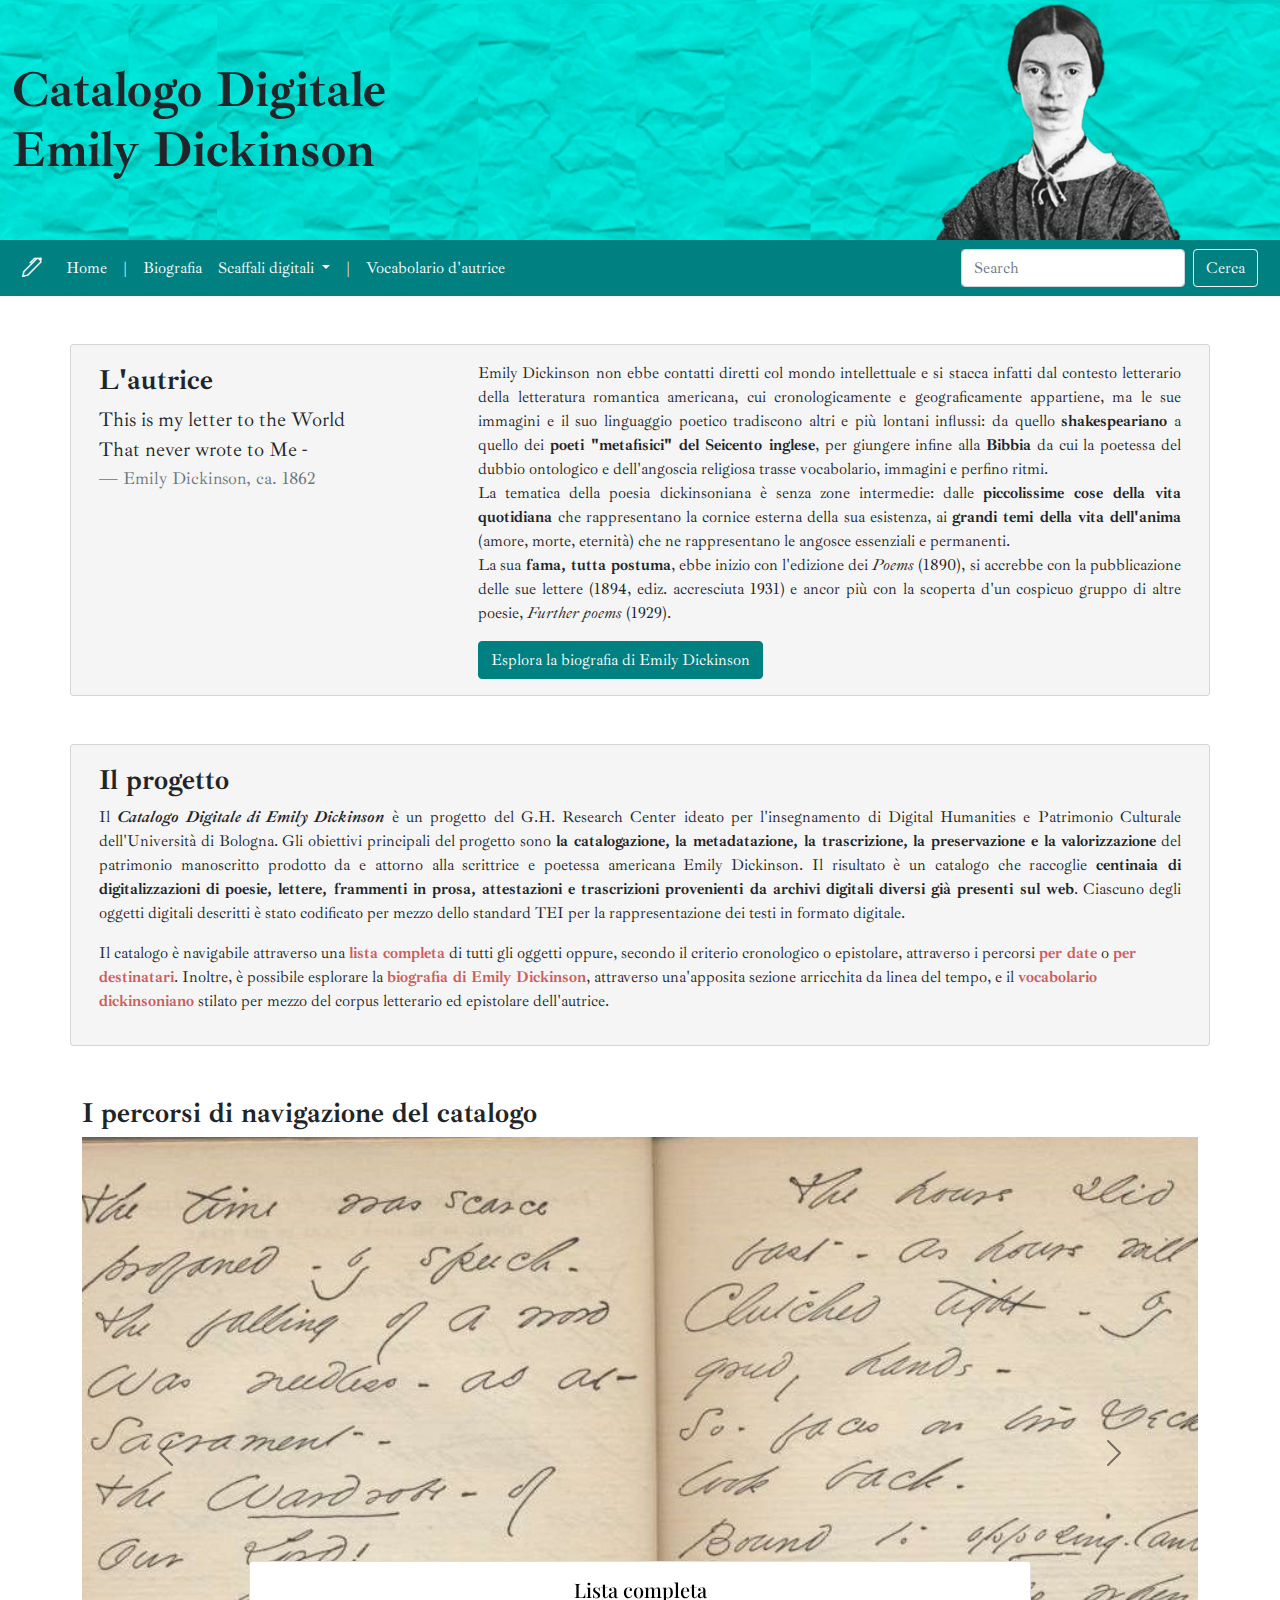
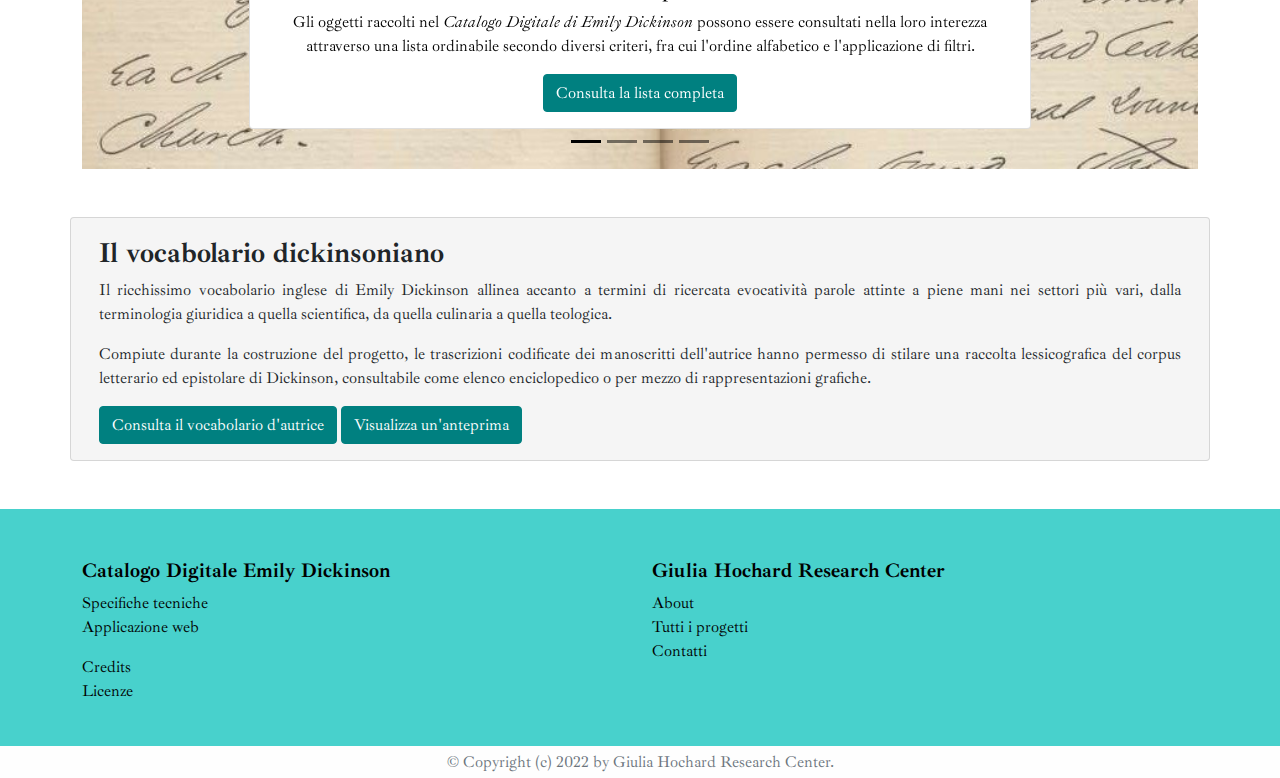
<file: index.html>
<!DOCTYPE html>
<html>
<head>
	<meta charset="utf-8">
	<meta name="viewport" content="width=device-width, initial-scale=1, shrink-to-fit=no">
	<title>Catalogo Digitale Emily Dickinson</title>
	<meta name="DC.Title" content="Catalogo Digitale Emily Dickinson">
	<meta name="DC.Creator.PersonalName" content="Hochard, Giulia">
	<meta name="DC.Creator.PersonalName.Address" content="giulia.hochard@studio.unibo.it">
	<meta name="DC.Subject" content="catalogo digitale">
	<meta name="DC.Subject" content="XML/TEI">
	<meta name="DC.Subject" content="poesia americana del Novecento">
	<meta name="DC.Subject" content="poetessa americana del Novecento">
	<meta name="DC.Description" content="Catalogo digitale delle opere manoscritte e delle attestazioni della scrittrice e poetessa americana Emily Dickinson">
	<meta name="DC.Publisher" content="Università di Bologna">
	<meta name="DC.Date" scheme="ISO8601" content="2022-07-27">
	<meta name="DC.Type" content="Sito web">
	<meta name="DC.Format" content="HTML/CSS">
	<meta name="DC.Identifier" content="https://giuliahochard.github.io/progetto_dhch/">
	<meta name="DC.Language" content="it">
	<link rel="shortcut icon" href="img/favicon.ico"/>
	<link rel="stylesheet" type="text/css" href="bootstrap/css/bootstrap.min.css"/>
	<link rel="stylesheet" type="text/css" href="style/style.css"/>
	<link rel="stylesheet" href="https://cdn.jsdelivr.net/npm/bootstrap-icons@1.8.3/font/bootstrap-icons.css"/>
</head>

<!--BODY-->
<body>
	<!--HEADER UNO CON BANNER-->
	<header>
		<div class="container-fluid banner">
			<h1><br><strong>Catalogo Digitale<br/>Emily Dickinson</strong></h1>
		</div>
	</header>
	<header class="sticky-top">
		<!--HEADER DUE CON NAVBAR-->
		<nav class="navbar sticky-top navbar-expand-lg navbar-light bg-light pt-2 pb-2">
			<div class="container-fluid">
		    	<a class="navbar-brand" href="#">
		    		<i class="bi bi-pen"></i>
		    	</a>
			    <div class="collapse navbar-collapse" id="navbarSupportedContent">
			    	<ul class="navbar-nav me-auto mb-2 mb-lg-0">
			        	<li class="nav-item">
			          		<a class="nav-link active" aria-current="page" href="index.html">Home</a>
			        	</li>
			        	<li class="nav-item">
							<a class="nav-link" href="#">|</a>
						</li>
			        	<li class="nav-item">
			          		<a class="nav-link active" href="#">Biografia</a>
			        	</li>
			        	<li class="nav-item dropdown">
			          		<a class="nav-link dropdown-toggle active" href="#" id="navbarDropdown" role="button" data-bs-toggle="dropdown" aria-expanded="false">
			          			Scaffali digitali
			          		</a>
			          		<ul class="dropdown-menu" aria-labelledby="navbarDropdown">
			          			<li><a class="dropdown-item" href="paginehtml/listacompleta.html" title="Vai alla lista completa degli items del catalogo">Lista completa</a></li>
			          			<li><hr class="dropdown-divider"></li>
			            		<li><a class="dropdown-item" href="paginehtml/date.html" title="Vai agli scaffali organizzati per data">Date</a></li>
			            		<li><a class="dropdown-item" href="paginehtml/destinatari.html" title="Vai agli scaffali organizzati per destinatario">Destinatari</a></li>
			            		<li><a class="dropdown-item" href="#attest-trascr">Attestazioni e trascrizioni</a></li>
			          		</ul>
			        	</li>
			        	<li class="nav-item">
							<a class="nav-link" href="#">|</a>
						</li>
			        	<li class="nav-item">
			        		<a class="nav-link active" href="#vocabolario">Vocabolario d'autrice</a>
			        	</li>
			      	</ul>
			      	<form class="d-flex">
			        	<input class="form-control me-2" type="search" placeholder="Search" aria-label="Search">
			        	<button class="btn btn-outline-light" type="submit">Cerca</button>
			      	</form>
			    </div>
		  	</div>
		</nav>
	</header>
	<!--CORPO-->
	<main>
		<!--INTRODUZIONE AUTRICE E PROGETTO-->
		<section class="container-fluid introduzione pt-5">
			<div class="container">
				<div class="row">
					<div class="card index">
						<div class="row">
							<div class="col-md-4">
								<div class="card-body">
									<h3><strong>L'autrice</strong></h3>
									<blockquote class="blockquote mb-0">
										<p>This is my letter to the World<br/>That never wrote to Me -</p>
										<p class="blockquote-footer">Emily Dickinson, ca. 1862</p>
									</blockquote>
								</div>
							</div>
							<div class="col-md-8">
								<div class="card-body">
									<p class="card-text" align="justify">Emily Dickinson non ebbe contatti diretti col mondo intellettuale e si stacca infatti dal contesto letterario della letteratura romantica americana, cui cronologicamente e geograficamente appartiene, ma le sue immagini e il suo linguaggio poetico tradiscono altri e più lontani influssi: da quello <strong>shakespeariano</strong> a quello dei <strong>poeti "metafisici" del Seicento inglese</strong>, per giungere infine alla <strong>Bibbia</strong> da cui la poetessa del dubbio ontologico e dell'angoscia religiosa trasse vocabolario, immagini e perfino ritmi.<br>La tematica della poesia dickinsoniana è senza zone intermedie: dalle <strong>piccolissime cose della vita quotidiana</strong> che rappresentano la cornice esterna della sua esistenza, ai <strong>grandi temi della vita dell'anima</strong> (amore, morte, eternità) che ne rappresentano le angosce essenziali e permanenti.<br>La sua <strong>fama, tutta postuma</strong>, ebbe inizio con l'edizione dei <em>Poems</em> (1890), si accrebbe con la pubblicazione delle sue lettere (1894, ediz. accresciuta 1931) e ancor più con la scoperta d'un cospicuo gruppo di altre poesie, <em>Further poems</em> (1929).</p>
									<button type="button" class="btn btn-primary">Esplora la biografia di Emily Dickinson</button>
								</div>
							</div>
						</div>
					</div>
				</div>
				<div class="row pt-5">
					<div class="card index">
						<div class="card-body">
							<h3 class="card-title"><strong>Il progetto</strong></h3>
							<p class="card-text" align="justify">Il <em><strong>Catalogo Digitale di Emily Dickinson</strong></em> è un progetto del G.H. Research Center ideato per l'insegnamento di Digital Humanities e Patrimonio Culturale dell'Università di Bologna. Gli obiettivi principali del progetto sono <strong>la catalogazione, la metadatazione, la trascrizione, la preservazione e la valorizzazione</strong> del patrimonio manoscritto prodotto da e attorno alla scrittrice e poetessa americana Emily Dickinson. Il risultato è un catalogo che raccoglie <strong>centinaia di digitalizzazioni di poesie, lettere, frammenti in prosa, attestazioni e trascrizioni provenienti da archivi digitali diversi già presenti sul web</strong>. Ciascuno degli oggetti digitali descritti è stato codificato per mezzo dello standard TEI per la rappresentazione dei testi in formato digitale.</p>
							<p>Il catalogo è navigabile attraverso una <a href="paginehtml/listacompleta.html" class="link" title="Vai alla lista completa degli items del catalogo"><strong>lista completa</strong></a> di tutti gli oggetti oppure, secondo il criterio cronologico o epistolare, attraverso i percorsi <a href="paginehtml/date.html" class="link" title="Vai agli scaffali organizzati per data"><strong>per date</strong></a> o <a href="paginehtml/destinatari.html" class="link" title="Vai agli scaffali organizzati per destinatario"><strong>per destinatari</strong></a>. Inoltre, è possibile esplorare la <a href="#" class="link"><strong>biografia di Emily Dickinson</strong></a>, attraverso una'apposita sezione arricchita da linea del tempo, e il <a href="#vocabolario" class="link"><strong>vocabolario dickinsoniano</strong></a> stilato per mezzo del corpus letterario ed epistolare dell'autrice.</p>
						</div>
					</div>
				</div>
			</div>
		</section>
		<!--PERCORSI CON CAROUSEL-->
		<section class="container-fluid percorsi pt-5 pb-5">
			<div class="container">
				<h3 class="text-dark"><strong>I percorsi di navigazione del catalogo</strong></h3>
				<div id="carouselExampleDark" class="carousel carousel-dark slide" data-bs-ride="carousel">
					<div class="carousel-indicators">
						<button type="button" data-bs-target="#carouselExampleDark" data-bs-slide-to="0" class="active" aria-current="true" aria-label="Slide 1"></button>
						<button type="button" data-bs-target="#carouselExampleDark" data-bs-slide-to="1" aria-label="Slide 2"></button>
						<button type="button" data-bs-target="#carouselExampleDark" data-bs-slide-to="2" aria-label="Slide 3"></button>
						<button type="button" data-bs-target="#carouselExampleDark" data-bs-slide-to="3" aria-label="Slide 4"></button>
					</div>
					<div class="carousel-inner">
						<div class="carousel-item active" data-bs-interval="5000">
							<img src="img/poem1.jpg" class="d-block w-100" alt="Immagine di una poesia manoscritta di Emily Dickinson">
							<div class="carousel-caption d-none d-md-block">
								<div class="card">
									<div class="card-body">
										<h5>Lista completa</h5>
										<p>Gli oggetti raccolti nel <em>Catalogo Digitale di Emily Dickinson</em> possono essere consultati nella loro interezza attraverso una lista ordinabile secondo diversi criteri, fra cui l'ordine alfabetico e l'applicazione di filtri.</p>
										<a href="paginehtml/listacompleta.html" class="btn btn-primary" title="Vai alla lista completa degli items del catalogo">Consulta la lista completa</a>
									</div>
								</div>
							</div>
						</div>
						<div class="carousel-item" data-bs-interval="5000">
							<img src="img/homestead.jpg" class="d-block w-100" alt="Immagine dell'Homestead, casa della famiglia Dickinson">
							<div class="carousel-caption d-none d-md-block">
								<div class="card">
									<div class="card-body">
										<h5>Scaffali organizzati per data</h5>
										<p>Il catalogo è esplorabile secondo un criterio cronologico nello scaffale digitale organizzato per date: qui gli items sono ordinati a seconda della loro data - certa o presunta - di produzione.</p>
										<a href="paginehtml/date.html" class="btn btn-primary" title="Vai agli scaffali organizzati per data">Esplora gli scaffali organizzati per data</a>
									</div>
								</div>
							</div>
						</div>
						<div class="carousel-item" data-bs-interval="5000">
							<img src="img/people.jpg" class="d-block w-100" alt="Da sinistra a destra, immagini di Austin Dickinson, Susan Gilbert e Thomas Wentworth Higginson">
							<div class="carousel-caption d-none d-md-block">
								<div class="card">
									<div class="card-body">
										<h5>Scaffali organizzati per destinatario</h5>
										<p>Il catalogo è esplorabile secondo un criterio epistolare nello scaffale digitale organizzato per destinatari: qui gli items sono raggruppati a seconda del destinatario a cui Dickinson li aveva intestati.</p>
										<a href="paginehtml/destinatari.html" class="btn btn-primary" title="Vai agli scaffali organizzati per destinatario">Esplora gli scaffali organizzati per destinatario</a>
									</div>
								</div>
							</div>
						</div>
						<div class="carousel-item" data-bs-interval="5000">
							<img src="img/poem4.jpg" class="d-block w-100" alt="Immagine della trascrizione di una poesia di Emily Dickinson">
							<div class="carousel-caption d-none d-md-block">
								<div class="card">
									<div class="card-body">
										<h5>Attestazioni e trascrizioni</h5>
										<p>Nell'ultimo scaffale digitale sono raggruppate tutte le attestazioni degli scritti di Emily Dickinson e le trascrizioni dei suoi lavori per mano di altri.</p>
										<button type="button" class="btn btn-primary" id="attest-trascr">Esplora la sezione delle attestazioni e trascrizioni</button>
									</div>
								</div>
							</div>
						</div>
					</div>
					<button class="carousel-control-prev" type="button" data-bs-target="#carouselExampleDark" data-bs-slide="prev">
						<span class="carousel-control-prev-icon" aria-hidden="true"></span>
						<span class="visually-hidden">Previous</span>
					</button>
					<button class="carousel-control-next" type="button" data-bs-target="#carouselExampleDark" data-bs-slide="next">
						<span class="carousel-control-next-icon" aria-hidden="true"></span>
						<span class="visually-hidden">Next</span>
					</button>
				</div>
				<!--FINE CAROUSEL-->
			</div>
		</section>
		<!--VOCABOLARIO-->
		<section class="container-fluid pb-5">
			<div class="container">
				<div class="row">
					<div class="card index">
						<div class="card-body">
							<h3><strong>Il vocabolario dickinsoniano</strong></h3>
							<p align="justify">Il ricchissimo vocabolario inglese di Emily Dickinson allinea accanto a termini di ricercata evocatività parole attinte a piene mani nei settori più vari, dalla terminologia giuridica a quella scientifica, da quella culinaria a quella teologica.</p>
							<p align="justify">Compiute durante la costruzione del progetto, le trascrizioni codificate dei manoscritti dell'autrice hanno permesso di stilare una raccolta lessicografica del corpus letterario ed epistolare di Dickinson, consultabile come elenco enciclopedico o per mezzo di rappresentazioni grafiche.</p>
							<a href="#vocabolario" id="vocabolario" class="btn btn-primary">Consulta il vocabolario d'autrice</a>
							<button type="button" class="btn btn-primary" type="button" title="Apre anteprima in Modal" data-bs-toggle="modal" data-bs-target="#exampleModal">Visualizza un'anteprima</button>
							<div class="modal fade" tabindex="-1" id="exampleModal" aria-labelledby="exampleModalLabel" aria-hidden="true">
								<div class="modal-dialog modal-dialog-scrollable">
									<div class="modal-content">
										<div class="modal-header">
											<h5 class="modal-title" id="exampleModalLabel">Strumento di visualizzazione grafica della frequenza lessicale in un corpus di testi</h5>
											<button type="button" class="btn-close text-reset" data-bs-dismiss="modal" aria-label="Close"></button>
										</div>
										<div class="modal-body">
											<p>Nel vocabolario dickinsoniano sono visualizzabili strumenti di rappresentazione grafica come il seguente.</p>
											<p><iframe style='width: 450px; height: 300px;' src='https://voyant-tools.org/tool/Cirrus/?visible=500&corpus=7f5c9453356b207da82caa83656aa32d'></iframe></p>
											<p class="text-muted">Ottenuto con <a href="https://voyant-tools.org/" target="_blank" title="Apre in finestra nuova">Voyant Tools</a>.</p>
										</div>
										<div class="modal-footer">
											<button type="button" class="btn btn-primary" data-bs-dismiss="modal">Chiudi</button>
										</div>
									</div>
								</div>
							</div>
						</div>
					</div>
				</div>
			</div>
		</section>
	</main>
	<!--FOOTER-->
	<footer>
		<section class="container-fluid footer pt-5 pb-3">
			<div class="container">
				<div class="row">
					<div class="col-md-6">
						<h5><strong>Catalogo Digitale Emily Dickinson</strong></h5>
						<ul class="list-unstyled">
							<li><a href="#" class="footer-link">Specifiche tecniche</a></li>
							<li><a href="#" class="footer-link">Applicazione web</a></li>
						</ul>
						<ul class="list-unstyled">
							<li><a href="paginehtml/credits1.html" class="footer-link" target="_blank" title="Vai ai credits del sito">Credits</a></li>
							<li><a href="paginehtml/licenze.html" class="footer-link" target="_blank" title="Vai alle licenze del sito">Licenze</a></li>
						</ul>
					</div>
					<div class="col-md-6">
						<div class="row">
							<div class="col-md-7">
								<h5><strong>Giulia Hochard Research Center</strong></h5>
								<ul class="list-unstyled">
									<li><a href="https://github.com/GiuliaHochard" class="footer-link" target="_blank" title="Apre finestra nuova">About</a></li>
									<li><a href="https://github.com/GiuliaHochard?tab=repositories" class="footer-link" target="_blank" title="Apre finestra nuova">Tutti i progetti</a></li>
									<li><a href="paginehtml/contatti.html" class="footer-link" target="_blank" title="Vai alle licenze del sito">Contatti</a></li>
								</ul>
							</div>
							<div class="col-md-5">
								<p><iframe src="https://www.google.com/maps/embed?pb=!1m18!1m12!1m3!1d2947.4226081138454!2d-72.51662058538813!3d42.37614294207991!2m3!1f0!2f0!3f0!3m2!1i1024!2i768!4f13.1!3m3!1m2!1s0x89e6cdf152a2d605%3A0xb0459b32ae198cb7!2sEmily%20Dickinson%20Museum!5e0!3m2!1sen!2sit!4v1653232723181!5m2!1sen!2sit" style="border:0;" allowfullscreen="" loading="lazy" referrerpolicy="no-referrer-when-downgrade"></iframe></p>
							</div>
						</div>
					</div>
				</div>
			</div>
		</section>
		<div class="container-fluid background-gray">
			<p class="mb-0 pb-1 pt-1 text-center text-muted">© Copyright (c) 2022 by Giulia Hochard Research Center.</p>
		</div>
	</footer>
	<script src="bootstrap/js/bootstrap.bundle.min.js"></script>
</body>
</html>
</file>
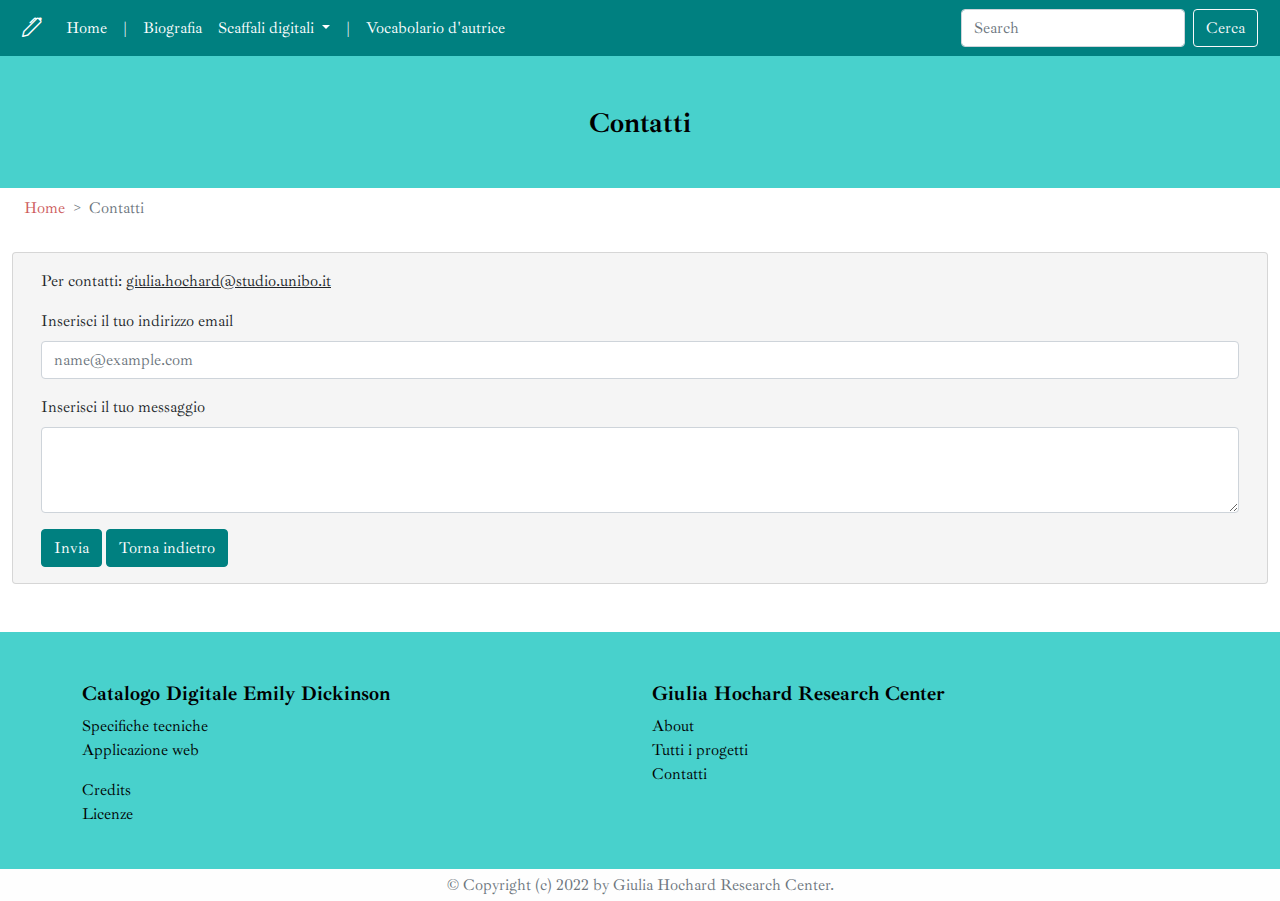
<file: paginehtml/contatti.html>
<!DOCTYPE html>
<html>
<head>
	<meta charset="utf-8">
	<meta name="viewport" content="width=device-width, initial-scale=1, shrink-to-fit=no">
	<title>Catalogo Digitale Emily Dickinson</title>
	<meta name="DC.Title" content="Catalogo Digitale Emily Dickinson">
	<meta name="DC.Creator.PersonalName" content="Hochard, Giulia">
	<meta name="DC.Creator.PersonalName.Address" content="giulia.hochard@studio.unibo.it">
	<meta name="DC.Subject" content="catalogo digitale">
	<meta name="DC.Subject" content="XML/TEI">
	<meta name="DC.Subject" content="poesia americana del Novecento">
	<meta name="DC.Subject" content="poetesse americane del Novecento">
	<meta name="DC.Description" content="Catalogo digitale delle opere manoscritte e delle attestazioni della scrittrice e poetessa americana Emily Dickinson">
	<meta name="DC.Publisher" content="Università di Bologna">
	<meta name="DC.Date" scheme="ISO8601" content="2022-07-27">
	<meta name="DC.Type" content="Sito web">
	<meta name="DC.Format" content="HTML/CSS">
	<meta name="DC.Identifier" content="https://giuliahochard.github.io/progetto_dhch/">
	<meta name="DC.Language" content="it">
	<link rel="shortcut icon" href="../img/favicon.ico"/>
	<link rel="stylesheet" type="text/css" href="../bootstrap/css/bootstrap.min.css">
	<link rel="stylesheet" type="text/css" href="../style/style.css">
	<link rel="stylesheet" href="https://cdn.jsdelivr.net/npm/bootstrap-icons@1.8.3/font/bootstrap-icons.css"/>
</head>
<body>
<!--HEADER-->
	<header class="sticky-top">
		<!--BOOTSTRAP NAVBAR-->
		<nav class="navbar sticky-top navbar-expand-lg navbar-light bg-light pt-2 pb-2">
			<div class="container-fluid">
		    	<a class="navbar-brand" href="#">
		    		<i class="bi bi-pen"></i>
		    	</a>
			    <div class="collapse navbar-collapse" id="navbarSupportedContent">
			    	<ul class="navbar-nav me-auto mb-2 mb-lg-0">
			        	<li class="nav-item">
			          		<a class="nav-link active" aria-current="page" href="../index.html" title="Torna a Home">Home</a>
			        	</li>
			        	<li class="nav-item">
							<a class="nav-link" href="#">|</a>
						</li>
			        	<li class="nav-item">
			          		<a class="nav-link active" href="#">Biografia</a>
			        	</li>
			        	<li class="nav-item dropdown">
			          		<a class="nav-link dropdown-toggle active" href="#" id="navbarDropdown" role="button" data-bs-toggle="dropdown" aria-expanded="false">
			          			Scaffali digitali
			          		</a>
			          		<ul class="dropdown-menu" aria-labelledby="navbarDropdown">
			          			<li><a class="dropdown-item" href="listacompleta.html" title="Vai alla lista completa degli items del catalogo">Lista completa</a></li>
			          			<li><hr class="dropdown-divider"></li>
			            		<li><a class="dropdown-item" href="date.html">Date</a></li>
			            		<li><a class="dropdown-item" href="destinatari.html">Destinatari</a></li>
			            		<li><a class="dropdown-item" href="#attest-trascr">Attestazioni e trascrizioni</a></li>
			          		</ul>
			        	</li>
			        	<li class="nav-item">
							<a class="nav-link" href="#">|</a>
						</li>
			        	<li class="nav-item">
			        		<a class="nav-link active" href="#">Vocabolario d'autrice</a>
			        	</li>
			      	</ul>
			      	<form class="d-flex">
			        	<input class="form-control me-2" type="search" placeholder="Search" aria-label="Search">
			        	<button class="btn btn-outline-light" type="submit">Cerca</button>
			      	</form>
			    </div>
		  	</div>
		</nav>
	</header>
	<!--CORPO-->
	<main>
		<div class="container-fluid title">
			<h3 class="text-center pt-5 pb-5"><strong>Contatti</strong></h3>
		</div>
		<div class="container-fluid pb-5">
			<div class="container-fluid">
				<div class="row">
					<nav style="--bs-breadcrumb-divider: '>';" aria-label="breadcrumb">
						<ol class="breadcrumb">
							<li class="breadcrumb-item"><a href="../index.html" class="link" title="Torna a Home">Home</a></li>
							<li class="breadcrumb-item active" aria-current="page">Contatti</li>
						</ol>
					</nav>
				</div>
				<div class="row pt-3">
					<div class="card index">
						<div class="card-body">
							<p class="card-text" align="justify">Per contatti: <u>giulia.hochard@studio.unibo.it</u></p>
							<p>
								<div class="mb-3">
									<label for="exampleFormControlInput1" class="form-label">Inserisci il tuo indirizzo email</label>
									<input type="email" class="form-control" id="exampleFormControlInput1" placeholder="name@example.com">
								</div>
								<div class="mb-3">
									<label for="exampleFormControlTextarea1" class="form-label">Inserisci il tuo messaggio</label>
									<textarea class="form-control" id="exampleFormControlTextarea1" rows="3"></textarea>
								</div>
							</p>
							<button type="button" class="btn btn-primary">Invia</button>
							<a href="../index.html" class="btn btn-primary">Torna indietro</a>
						</div>
					</div>
				</div>
			</div>
		</div>
	</main>
	<!--FOOTER-->
	<footer>
		<section class="container-fluid footer pt-5 pb-3">
			<div class="container">
				<div class="row">
					<div class="col-md-6">
						<h5><strong>Catalogo Digitale Emily Dickinson</strong></h5>
						<ul class="list-unstyled">
							<li><a href="#" class="footer-link">Specifiche tecniche</a></li>
							<li><a href="#" class="footer-link">Applicazione web</a></li>
						</ul>
						<ul class="list-unstyled">
							<li><a href="credits1.html" class="footer-link"  target="_blank" title="Vai ai credits del sito">Credits</a></li>
							<li><a href="licenze.html" class="footer-link"  target="_blank" title="Vai alle licenze del sito">Licenze</a></li>
						</ul>
					</div>
					<div class="col-md-6">
						<div class="row">
							<div class="col-md-7">
								<h5><strong>Giulia Hochard Research Center</strong></h5>
								<ul class="list-unstyled">
									<li><a href="https://github.com/GiuliaHochard" class="footer-link" target="_blank" title="Apre finestra nuova">About</a></li>
									<li><a href="https://github.com/GiuliaHochard?tab=repositories" class="footer-link" target="_blank" title="Apre finestra nuova">Tutti i progetti</a></li>
									<li><a href="contatti.html" class="footer-link"  target="_blank" title="Vai ai contatti">Contatti</a></li>
								</ul>
							</div>
							<div class="col-md-5">
								<p><iframe src="https://www.google.com/maps/embed?pb=!1m18!1m12!1m3!1d2947.4226081138454!2d-72.51662058538813!3d42.37614294207991!2m3!1f0!2f0!3f0!3m2!1i1024!2i768!4f13.1!3m3!1m2!1s0x89e6cdf152a2d605%3A0xb0459b32ae198cb7!2sEmily%20Dickinson%20Museum!5e0!3m2!1sen!2sit!4v1653232723181!5m2!1sen!2sit" width="250" height="200" style="border:0;" allowfullscreen="" loading="lazy" referrerpolicy="no-referrer-when-downgrade"></iframe></p>
							</div>
						</div>
					</div>
				</div>
			</div>
		</section>
		<div class="container-fluid background-gray">
			<p class="mb-0 pb-1 pt-1 text-center text-muted">© Copyright (c) 2022 by Giulia Hochard Research Center.</p>
		</div>
	</footer>
	<script src="../bootstrap/js/bootstrap.bundle.min.js"></script>
</body>
</html>
</file>
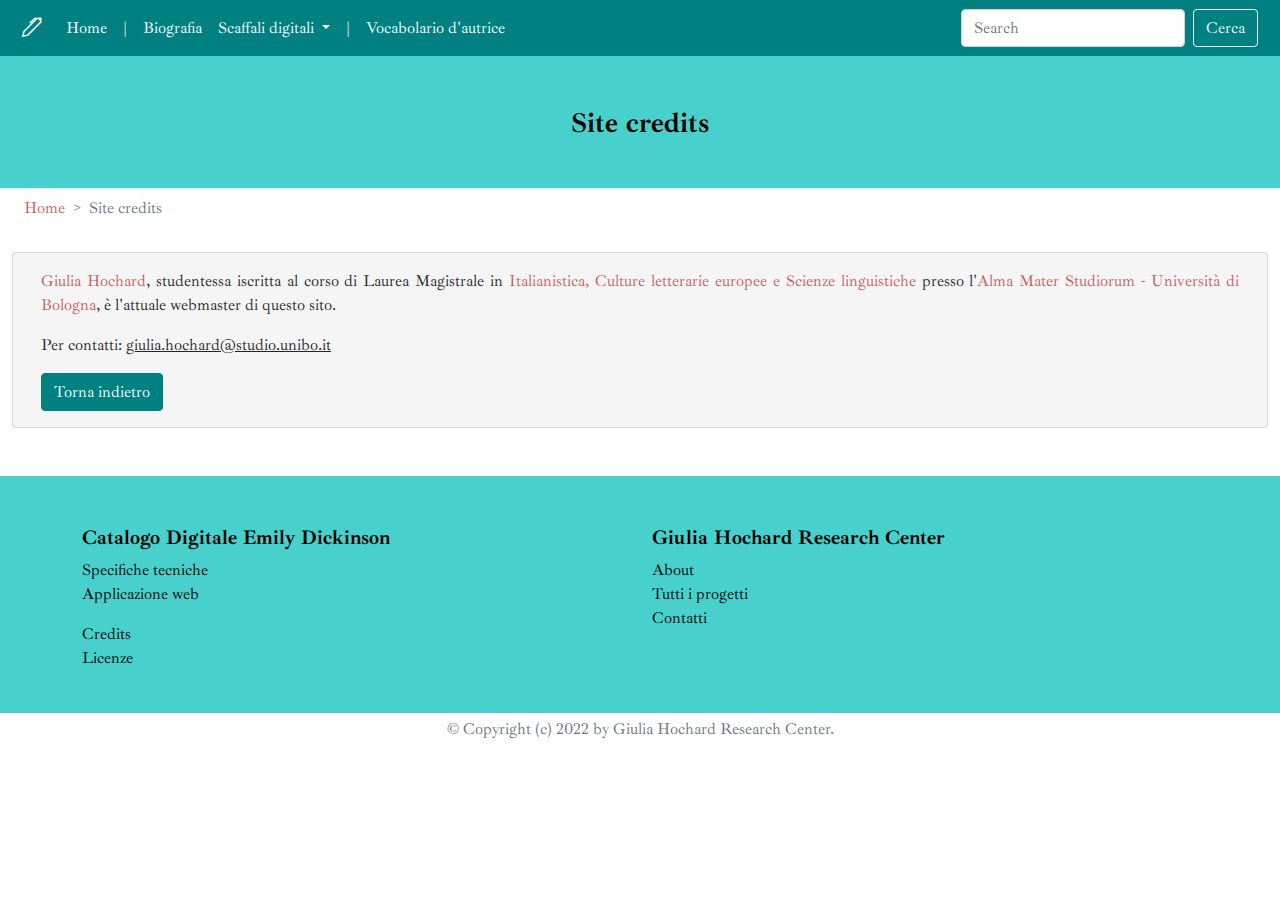
<file: paginehtml/credits1.html>
<!DOCTYPE html>
<html>
<head>
	<meta charset="utf-8">
	<meta name="viewport" content="width=device-width, initial-scale=1, shrink-to-fit=no">
	<title>Catalogo Digitale Emily Dickinson</title>
	<meta name="DC.Title" content="Catalogo Digitale Emily Dickinson">
	<meta name="DC.Creator.PersonalName" content="Hochard, Giulia">
	<meta name="DC.Creator.PersonalName.Address" content="giulia.hochard@studio.unibo.it">
	<meta name="DC.Subject" content="catalogo digitale">
	<meta name="DC.Subject" content="XML/TEI">
	<meta name="DC.Subject" content="poesia americana del Novecento">
	<meta name="DC.Subject" content="poetesse americane del Novecento">
	<meta name="DC.Description" content="Catalogo digitale delle opere manoscritte e delle attestazioni della scrittrice e poetessa americana Emily Dickinson">
	<meta name="DC.Publisher" content="Università di Bologna">
	<meta name="DC.Date" scheme="ISO8601" content="2022-07-27">
	<meta name="DC.Type" content="Sito web">
	<meta name="DC.Format" content="HTML/CSS">
	<meta name="DC.Identifier" content="https://giuliahochard.github.io/progetto_dhch/">
	<meta name="DC.Language" content="it">
	<link rel="shortcut icon" href="../img/favicon.ico"/>
	<link rel="stylesheet" type="text/css" href="../bootstrap/css/bootstrap.min.css">
	<link rel="stylesheet" type="text/css" href="../style/style.css">
	<link rel="stylesheet" href="https://cdn.jsdelivr.net/npm/bootstrap-icons@1.8.3/font/bootstrap-icons.css"/>
</head>
<body>
<!--HEADER-->
	<header class="sticky-top">
		<!--BOOTSTRAP NAVBAR-->
		<nav class="navbar sticky-top navbar-expand-lg navbar-light bg-light pt-2 pb-2">
			<div class="container-fluid">
		    	<a class="navbar-brand" href="#">
		    		<i class="bi bi-pen"></i>
		    	</a>
			    <div class="collapse navbar-collapse" id="navbarSupportedContent">
			    	<ul class="navbar-nav me-auto mb-2 mb-lg-0">
			        	<li class="nav-item">
			          		<a class="nav-link active" aria-current="page" href="../index.html" title="Torna a Home">Home</a>
			        	</li>
			        	<li class="nav-item">
							<a class="nav-link" href="#">|</a>
						</li>
			        	<li class="nav-item">
			          		<a class="nav-link active" href="#">Biografia</a>
			        	</li>
			        	<li class="nav-item dropdown">
			          		<a class="nav-link dropdown-toggle active" href="#" id="navbarDropdown" role="button" data-bs-toggle="dropdown" aria-expanded="false">
			          			Scaffali digitali
			          		</a>
			          		<ul class="dropdown-menu" aria-labelledby="navbarDropdown">
			          			<li><a class="dropdown-item" href="listacompleta.html" title="Vai alla lista completa degli items del catalogo">Lista completa</a></li>
			          			<li><hr class="dropdown-divider"></li>
			            		<li><a class="dropdown-item" href="date.html">Date</a></li>
			            		<li><a class="dropdown-item" href="destinatari.html">Destinatari</a></li>
			            		<li><a class="dropdown-item" href="#attest-trascr">Attestazioni e trascrizioni</a></li>
			          		</ul>
			        	</li>
			        	<li class="nav-item">
							<a class="nav-link" href="#">|</a>
						</li>
			        	<li class="nav-item">
			        		<a class="nav-link active" href="#">Vocabolario d'autrice</a>
			        	</li>
			      	</ul>
			      	<form class="d-flex">
			        	<input class="form-control me-2" type="search" placeholder="Search" aria-label="Search">
			        	<button class="btn btn-outline-light" type="submit">Cerca</button>
			      	</form>
			    </div>
		  	</div>
		</nav>
	</header>
	<!--CORPO-->
	<main>
		<div class="container-fluid title">
			<h3 class="text-center pt-5 pb-5"><strong>Site credits</strong></h3>
		</div>
		<div class="container-fluid pb-5">
			<div class="container-fluid">
				<div class="row">
					<nav style="--bs-breadcrumb-divider: '>';" aria-label="breadcrumb">
						<ol class="breadcrumb">
							<li class="breadcrumb-item"><a href="../index.html" class="link" title="Torna a Home">Home</a></li>
							<li class="breadcrumb-item active" aria-current="page">Site credits</li>
						</ol>
					</nav>
				</div>
				<div class="row pt-3">
					<div class="card index">
						<div class="card-body">
							<p class="card-text" align="justify"><a href="https://github.com/GiuliaHochard" class="link" target="_blank" title="Vai alla pagina personale di GitHub">Giulia Hochard</a>, studentessa iscritta al corso di Laurea Magistrale in <a href="https://corsi.unibo.it/magistrale/ItalianisticaCultureLetterarieLinguistica/index.html" target="_blank" class="link" title="Apre in finestra nuova">Italianistica, Culture letterarie europee e Scienze linguistiche</a> presso l'<a href="https://www.unibo.it/it" target="_blank" class="link" title="Apre in finestra nuova">Alma Mater Studiorum - Università di Bologna</a>, è l'attuale webmaster di questo sito.</p>
							<p class="card-text" align="justify">Per contatti: <u>giulia.hochard@studio.unibo.it</u></p>
							<a href="../index.html" class="btn btn-primary">Torna indietro</a>
						</div>
					</div>
				</div>
			</div>
		</div>
	</main>
	<!--FOOTER-->
	<footer>
		<section class="container-fluid footer pt-5 pb-3">
			<div class="container">
				<div class="row">
					<div class="col-md-6">
						<h5><strong>Catalogo Digitale Emily Dickinson</strong></h5>
						<ul class="list-unstyled">
							<li><a href="#" class="footer-link">Specifiche tecniche</a></li>
							<li><a href="#" class="footer-link">Applicazione web</a></li>
						</ul>
						<ul class="list-unstyled">
							<li><a href="credits1.html" class="footer-link" target="_blank" title="Vai ai credits del sito">Credits</a></li>
							<li><a href="licenze.html" class="footer-link" target="_blank" title="Vai alle licenze del sito">Licenze</a></li>
						</ul>
					</div>
					<div class="col-md-6">
						<div class="row">
							<div class="col-md-7">
								<h5><strong>Giulia Hochard Research Center</strong></h5>
								<ul class="list-unstyled">
									<li><a href="https://github.com/GiuliaHochard" class="footer-link" target="_blank" title="Apre finestra nuova">About</a></li>
									<li><a href="https://github.com/GiuliaHochard?tab=repositories" class="footer-link" target="_blank" title="Apre finestra nuova">Tutti i progetti</a></li>
									<li><a href="contatti.html" class="footer-link" target="_blank" title="Vai ai contatti">Contatti</a></li>
								</ul>
							</div>
							<div class="col-md-5">
								<p><iframe src="https://www.google.com/maps/embed?pb=!1m18!1m12!1m3!1d2947.4226081138454!2d-72.51662058538813!3d42.37614294207991!2m3!1f0!2f0!3f0!3m2!1i1024!2i768!4f13.1!3m3!1m2!1s0x89e6cdf152a2d605%3A0xb0459b32ae198cb7!2sEmily%20Dickinson%20Museum!5e0!3m2!1sen!2sit!4v1653232723181!5m2!1sen!2sit" width="250" height="200" style="border:0;" allowfullscreen="" loading="lazy" referrerpolicy="no-referrer-when-downgrade"></iframe></p>
							</div>
						</div>
					</div>
				</div>
			</div>
		</section>
		<div class="container-fluid background-gray">
			<p class="mb-0 pb-1 pt-1 text-center text-muted">© Copyright (c) 2022 by Giulia Hochard Research Center.</p>
		</div>
	</footer>
	<script src="../bootstrap/js/bootstrap.bundle.min.js"></script>
</body>
</html>
</file>
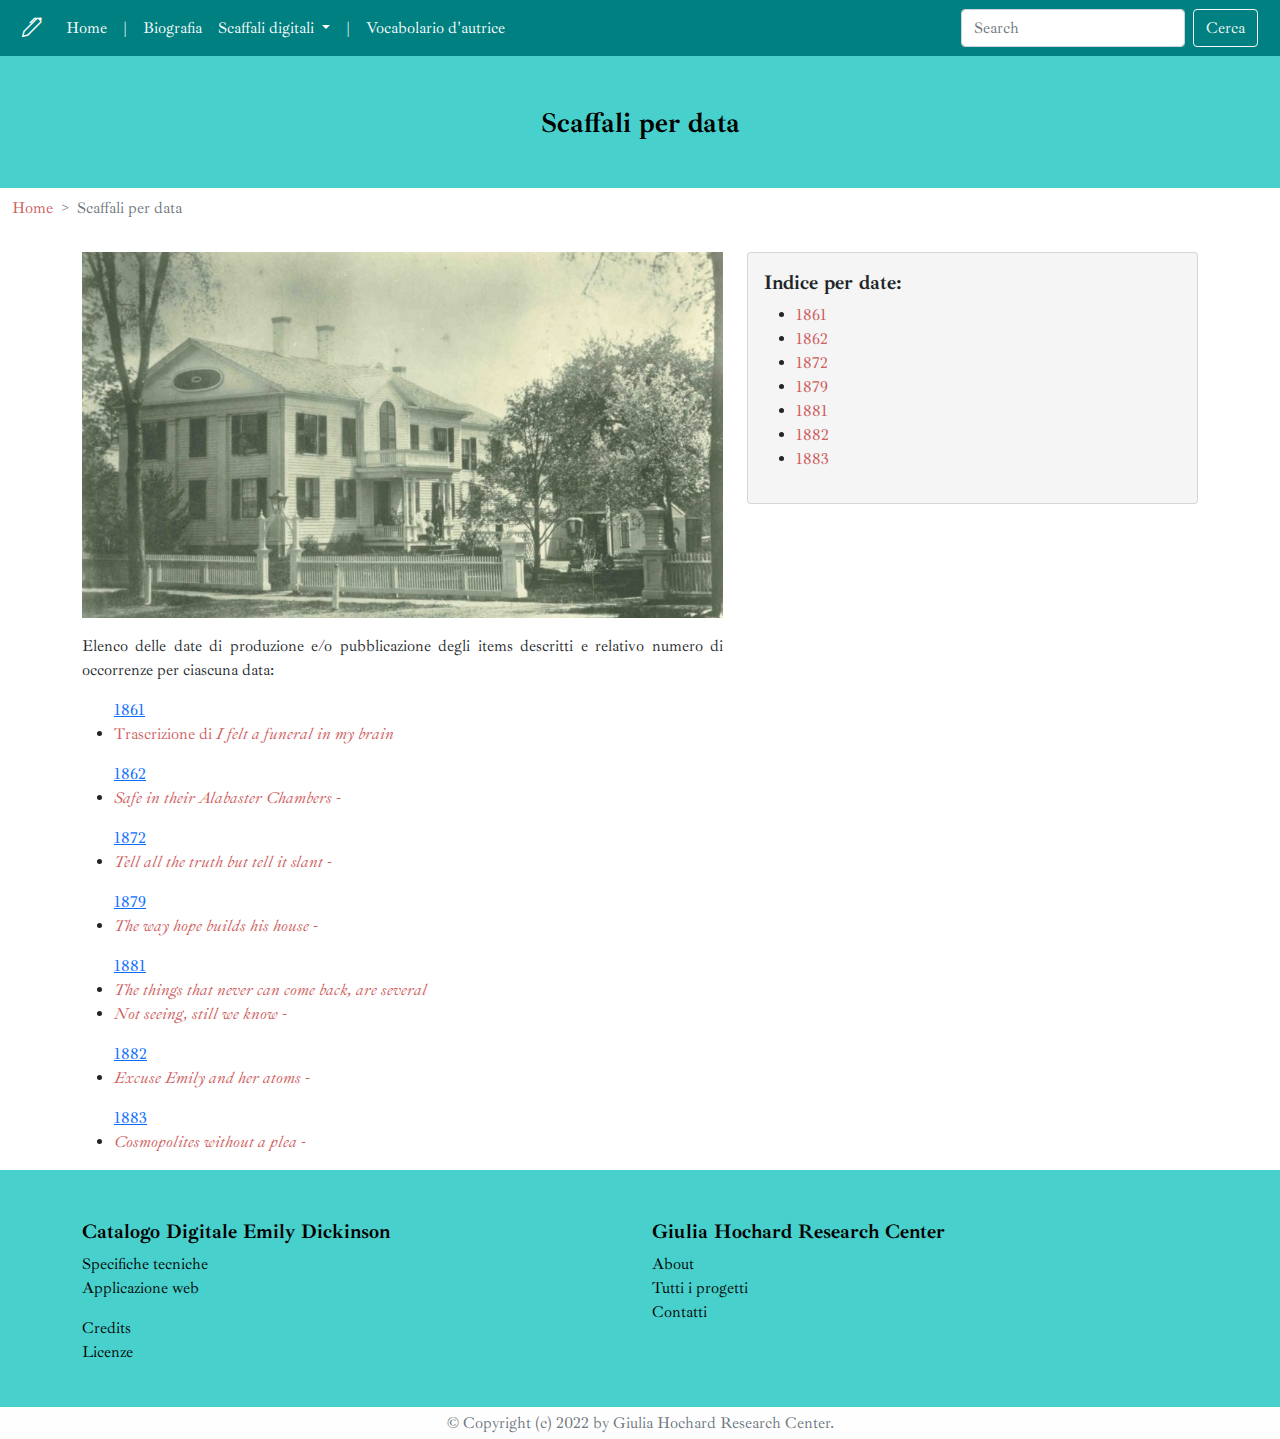
<file: paginehtml/date.html>
<!DOCTYPE html>
<html>
<head>
	<meta charset="utf-8">
	<meta name="viewport" content="width=device-width, initial-scale=1, shrink-to-fit=no">
	<title>Catalogo Digitale Emily Dickinson</title>
	<meta name="DC.Title" content="Catalogo Digitale Emily Dickinson">
	<meta name="DC.Creator.PersonalName" content="Hochard, Giulia">
	<meta name="DC.Creator.PersonalName.Address" content="giulia.hochard@studio.unibo.it">
	<meta name="DC.Subject" content="catalogo digitale">
	<meta name="DC.Subject" content="XML/TEI">
	<meta name="DC.Subject" content="poesia americana del Novecento">
	<meta name="DC.Subject" content="poetesse americane del Novecento">
	<meta name="DC.Description" content="Catalogo digitale delle opere manoscritte e delle attestazioni della scrittrice e poetessa americana Emily Dickinson">
	<meta name="DC.Publisher" content="Università di Bologna">
	<meta name="DC.Date" scheme="ISO8601" content="2022-07-27">
	<meta name="DC.Type" content="Sito web">
	<meta name="DC.Format" content="HTML/CSS">
	<meta name="DC.Identifier" content="https://giuliahochard.github.io/progetto_dhch/">
	<meta name="DC.Language" content="it">
	<link rel="shortcut icon" href="../img/favicon.ico"/>
	<link rel="stylesheet" type="text/css" href="../bootstrap/css/bootstrap.min.css">
	<link rel="stylesheet" type="text/css" href="../style/style.css">
	<link rel="stylesheet" href="https://cdn.jsdelivr.net/npm/bootstrap-icons@1.8.3/font/bootstrap-icons.css"/>
</head>
<body>
<!--HEADER-->
	<header class="sticky-top">
		<!--BOOTSTRAP NAVBAR-->
		<nav class="navbar sticky-top navbar-expand-lg navbar-light bg-light pt-2 pb-2">
			<div class="container-fluid">
		    	<a class="navbar-brand" href="#">
		    		<i class="bi bi-pen"></i>
		    	</a>
			    <div class="collapse navbar-collapse" id="navbarSupportedContent">
			    	<ul class="navbar-nav me-auto mb-2 mb-lg-0">
			        	<li class="nav-item">
			          		<a class="nav-link active" aria-current="page" href="../index.html">Home</a>
			        	</li>
			        	<li class="nav-item">
							<a class="nav-link" href="#">|</a>
						</li>
			        	<li class="nav-item">
			          		<a class="nav-link active" href="#">Biografia</a>
			        	</li>
			        	<li class="nav-item dropdown">
			          		<a class="nav-link dropdown-toggle active" href="#" id="navbarDropdown" role="button" data-bs-toggle="dropdown" aria-expanded="false">
			          			Scaffali digitali
			          		</a>
			          		<ul class="dropdown-menu" aria-labelledby="navbarDropdown">
			          			<li><a class="dropdown-item" href="listacompleta.html" title="Vai alla lista completa degli items del catalogo">Lista completa</a></li>
			          			<li><hr class="dropdown-divider"></li>
			            		<li><a class="dropdown-item" href="date.html" title="Vai agli scaffali organizzati per data">Date</a></li>
			            		<li><a class="dropdown-item" href="destinatari.html" title="Vai agli scaffali organizzati per destinatario">Destinatari</a></li>
			            		<li><a class="dropdown-item" href="#attest-trascr">Attestazioni e trascrizioni</a></li>
			          		</ul>
			        	</li>
			        	<li class="nav-item">
							<a class="nav-link" href="#">|</a>
						</li>
			        	<li class="nav-item">
			        		<a class="nav-link active" href="#vocabolario">Vocabolario d'autrice</a>
			        	</li>
			      	</ul>
			      	<form class="d-flex">
			        	<input class="form-control me-2" type="search" placeholder="Search" aria-label="Search">
			        	<button class="btn btn-outline-light" type="submit">Cerca</button>
			      	</form>
			    </div>
		  	</div>
		</nav>
	</header>
	<!--CORPO-->
	<main>
		<div class="container-fluid title">
			<h3 class="text-center pt-5 pb-5"><strong>Scaffali per data</strong></h3>
		</div>
		<div class="container-fluid"
			<div class="container-fluid pb-5">
				<div class="row">
					<nav style="--bs-breadcrumb-divider: '>';" aria-label="breadcrumb">
						<ol class="breadcrumb">
							<li class="breadcrumb-item"><a href="../index.html" class="link" title="Torna a Home">Home</a></li>
							<li class="breadcrumb-item active" aria-current="page">Scaffali per data</li>
						</ol>
					</nav>
				</div>
				<div class="container">
					<div class="row pt-3">
						<div class="col-md-7">
							<p><img src="../img/homestead.jpg" alt="Immagine dell'Homestead, casa della famiglia Dickinson" title="Immagine dell'Homestead, casa della famiglia Dickinson" width="100%"/></p>
							<p align="justify">Elenco delle date di produzione e/o pubblicazione degli items descritti e relativo numero di occorrenze per ciascuna data:<p>
							<p>
								<ul><a href="https://it.wikipedia.org/wiki/1861" title="Apre Wikipedia in finestra nuova" target="_blank" id="1861">1861</a>
									<li><a href="#no" class="link">Trascrizione di <em>I felt a funeral in my brain</em></a></li>
								</ul>
								<ul><a href="https://it.wikipedia.org/wiki/1862" title="Apre Wikipedia in finestra nuova" target="_blank" id="1862">1862</a>
									<li><a href="#no" class="link"><em>Safe in their Alabaster Chambers -</em></a></li>
								</ul>
								<ul><a href="https://it.wikipedia.org/wiki/1872" title="Apre Wikipedia in finestra nuova" target="_blank" id="1872">1872</a>
									<li><a href="#no" class="link"><em>Tell all the truth but tell it slant -</em></a></li>
								</ul>
								<ul><a href="https://it.wikipedia.org/wiki/1879" title="Apre Wikipedia in finestra nuova" target="_blank" id="1879">1879</a>
									<li><a href="#no" class="link"><em>The way hope builds his house -</em></a></li>
								</ul>
								<ul><a href="https://it.wikipedia.org/wiki/1881" title="Apre Wikipedia in finestra nuova" target="_blank" id="1881">1881</a>
									<li><a href="item1.html" class="link"><em>The things that never can come back, are several</em></a></li>
									<li><a href="#no" class="link"><em>Not seeing, still we know -</em></a></li>
								</ul>
								<ul><a href="https://it.wikipedia.org/wiki/1882" title="Apre Wikipedia in finestra nuova" target="_blank" id="1882">1882</a>
									<li><a href="#no" class="link"><em>Excuse Emily and her atoms -</em></a></li>
								</ul>
								<ul><a href="https://it.wikipedia.org/wiki/1883" title="Apre Wikipedia in finestra nuova" target="_blank" id="1883">1883</a>
									<li><a href="#no" class="link"><em>Cosmopolites without a plea -</em></a></li>
								</ul>
							</p>
						</div>
						<div class="col-md-5">
							<div class="card index">
								<div class="card-body">
									<h5><strong>Indice per date:</strong></h5>
									<ul>
										<li><a href="#1861" class="link">1861</a></li>
										<li><a href="#1862" class="link">1862</a></li>
										<li><a href="#1872" class="link">1872</a></li>
										<li><a href="#1879" class="link">1879</a></li>
										<li><a href="#1881" class="link">1881</a></li>
										<li><a href="#1882" class="link">1882</a></li>
										<li><a href="#1883" class="link">1883</a></li>
									</ul>	
								</div>
							</div>
						</div>
					</div>
				</div>
			</div>
		</div>
	</main>
	<!--FOOTER-->
	<footer>
		<section class="container-fluid footer pt-5 pb-3">
			<div class="container">
				<div class="row">
					<div class="col-md-6">
						<h5><strong>Catalogo Digitale Emily Dickinson</strong></h5>
						<ul class="list-unstyled">
							<li><a href="#" class="footer-link">Specifiche tecniche</a></li>
							<li><a href="#" class="footer-link">Applicazione web</a></li>
						</ul>
						<ul class="list-unstyled">
							<li><a href="credits1.html" class="footer-link" target="_blank" title="Vai ai credits del sito">Credits</a></li>
							<li><a href="licenze.html" class="footer-link" target="_blank" title="Vai alle licenze del sito">Licenze</a></li>
						</ul>
					</div>
					<div class="col-md-6">
						<div class="row">
							<div class="col-md-7">
								<h5><strong>Giulia Hochard Research Center</strong></h5>
								<ul class="list-unstyled">
									<li><a href="https://github.com/GiuliaHochard" class="footer-link" target="_blank" title="Apre finestra nuova">About</a></li>
									<li><a href="https://github.com/GiuliaHochard?tab=repositories" class="footer-link" target="_blank" title="Apre finestra nuova">Tutti i progetti</a></li>
									<li><a href="contatti.html" class="footer-link"  target="_blank" title="Vai ai contatti">Contatti</a></li>
								</ul>
							</div>
							<div class="col-md-5">
								<p><iframe src="https://www.google.com/maps/embed?pb=!1m18!1m12!1m3!1d2947.4226081138454!2d-72.51662058538813!3d42.37614294207991!2m3!1f0!2f0!3f0!3m2!1i1024!2i768!4f13.1!3m3!1m2!1s0x89e6cdf152a2d605%3A0xb0459b32ae198cb7!2sEmily%20Dickinson%20Museum!5e0!3m2!1sen!2sit!4v1653232723181!5m2!1sen!2sit" width="250" height="200" style="border:0;" allowfullscreen="" loading="lazy" referrerpolicy="no-referrer-when-downgrade"></iframe></p>
							</div>
						</div>
					</div>
				</div>
			</div>
		</section>
		<div class="container-fluid background-gray">
			<p class="mb-0 pb-1 pt-1 text-center text-muted">© Copyright (c) 2022 by Giulia Hochard Research Center.</p>
		</div>
	</footer>
	<script src="../bootstrap/js/bootstrap.bundle.min.js"></script>
</body>
</html>
</file>
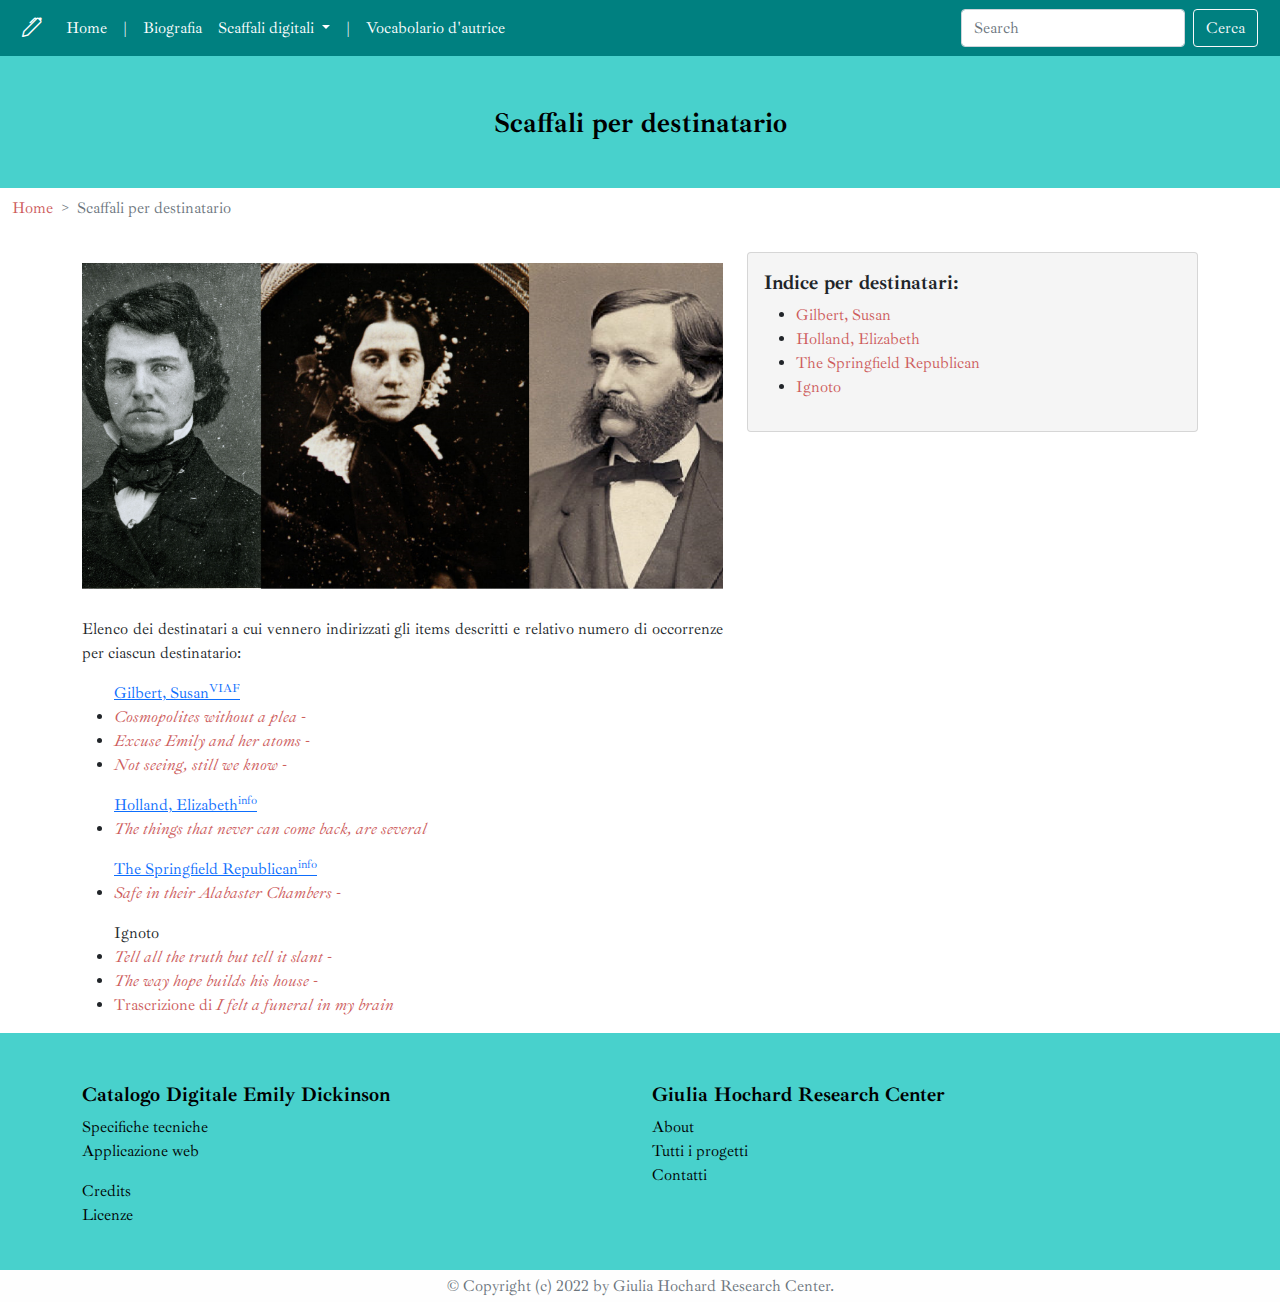
<file: paginehtml/destinatari.html>
<!DOCTYPE html>
<html>
<head>
	<meta charset="utf-8">
	<meta name="viewport" content="width=device-width, initial-scale=1, shrink-to-fit=no">
	<title>Catalogo Digitale Emily Dickinson</title>
	<meta name="DC.Title" content="Catalogo Digitale Emily Dickinson">
	<meta name="DC.Creator.PersonalName" content="Hochard, Giulia">
	<meta name="DC.Creator.PersonalName.Address" content="giulia.hochard@studio.unibo.it">
	<meta name="DC.Subject" content="catalogo digitale">
	<meta name="DC.Subject" content="XML/TEI">
	<meta name="DC.Subject" content="poesia americana del Novecento">
	<meta name="DC.Subject" content="poetesse americane del Novecento">
	<meta name="DC.Description" content="Catalogo digitale delle opere manoscritte e delle attestazioni della scrittrice e poetessa americana Emily Dickinson">
	<meta name="DC.Publisher" content="Università di Bologna">
	<meta name="DC.Date" scheme="ISO8601" content="2022-07-27">
	<meta name="DC.Type" content="Sito web">
	<meta name="DC.Format" content="HTML/CSS">
	<meta name="DC.Identifier" content="https://giuliahochard.github.io/progetto_dhch/">
	<meta name="DC.Language" content="it">
	<link rel="shortcut icon" href="../img/favicon.ico"/>
	<link rel="stylesheet" type="text/css" href="../bootstrap/css/bootstrap.min.css">
	<link rel="stylesheet" type="text/css" href="../style/style.css">
	<link rel="stylesheet" href="https://cdn.jsdelivr.net/npm/bootstrap-icons@1.8.3/font/bootstrap-icons.css"/>
</head>
<body>
<!--HEADER-->
	<header class="sticky-top">
		<!--BOOTSTRAP NAVBAR-->
		<nav class="navbar sticky-top navbar-expand-lg navbar-light bg-light pt-2 pb-2">
			<div class="container-fluid">
		    	<a class="navbar-brand" href="#">
		    		<i class="bi bi-pen"></i>
		    	</a>
			    <div class="collapse navbar-collapse" id="navbarSupportedContent">
			    	<ul class="navbar-nav me-auto mb-2 mb-lg-0">
			        	<li class="nav-item">
			          		<a class="nav-link active" aria-current="page" href="../index.html" title="Torna a Home">Home</a>
			        	</li>
			        	<li class="nav-item">
							<a class="nav-link" href="#">|</a>
						</li>
			        	<li class="nav-item">
			          		<a class="nav-link active" href="#">Biografia</a>
			        	</li>
			        	<li class="nav-item dropdown">
			          		<a class="nav-link dropdown-toggle active" href="#" id="navbarDropdown" role="button" data-bs-toggle="dropdown" aria-expanded="false">
			          			Scaffali digitali
			          		</a>
			          		<ul class="dropdown-menu" aria-labelledby="navbarDropdown">
			          			<li><a class="dropdown-item" href="listacompleta.html" title="Vai alla lista completa degli items del catalogo">Lista completa</a></li>
			          			<li><hr class="dropdown-divider"></li>
			            		<li><a class="dropdown-item" href="date.html">Date</a></li>
			            		<li><a class="dropdown-item" href="destinatari.html">Destinatari</a></li>
			            		<li><a class="dropdown-item" href="#attest-trascr">Attestazioni e trascrizioni</a></li>
			          		</ul>
			        	</li>
			        	<li class="nav-item">
							<a class="nav-link" href="#">|</a>
						</li>
			        	<li class="nav-item">
			        		<a class="nav-link active" href="#">Vocabolario d'autrice</a>
			        	</li>
			      	</ul>
			      	<form class="d-flex">
			        	<input class="form-control me-2" type="search" placeholder="Search" aria-label="Search">
			        	<button class="btn btn-outline-light" type="submit">Cerca</button>
			      	</form>
			    </div>
		  	</div>
		</nav>
	</header>
	<!--CORPO-->
	<main>
		<div class="container-fluid title">
			<h3 class="text-center pt-5 pb-5"><strong>Scaffali per destinatario</strong></h3>
		</div>
		<div class="container-fluid"
			<div class="container-fluid pb-5">
				<div class="row">
					<nav style="--bs-breadcrumb-divider: '>';" aria-label="breadcrumb">
						<ol class="breadcrumb">
							<li class="breadcrumb-item"><a href="../index.html" class="link" title="Torna a Home">Home</a></li>
							<li class="breadcrumb-item active" aria-current="page">Scaffali per destinatario</li>
						</ol>
					</nav>
				</div>
				<div class="container">
					<div class="row pt-3">
						<div class="col-md-7">
							<p><img src="../img/people.jpg" alt="Da sinistra a destra, immagini di Austin Dickinson, Susan Gilbert e Thomas Wentworth Higginson" title="Da sinistra a destra, immagini di Austin Dickinson, Susan Gilbert e Thomas Wentworth Higginson" width="100%"/></p>
							<p align="justify">Elenco dei destinatari a cui vennero indirizzati gli items descritti e relativo numero di occorrenze per ciascun destinatario:<p>
							<p>
								<ul><a href="https://viaf.org/viaf/30414584/" title="Identificativo VIAF di Gilbert, Susan" target="_blank" id="SG">Gilbert, Susan<sup>VIAF</sup></a>
									<li><a href="#no" class="link"><em>Cosmopolites without a plea -</em></a></li>
									<li><a href="#no" class="link"><em>Excuse Emily and her atoms -</em></a></li>
									<li><a href="#no" class="link"><em>Not seeing, still we know -</em></a></li>
								</ul>
								<ul><a href="https://www.emilydickinsonmuseum.org/elizabeth-holland-1823-1896-friend/" title="Maggiori informazioni su EmilyDickinsonMuseum.org" target="_blank" id="EH">Holland, Elizabeth<sup>info</sup></a>
									<li><a href="item1.html" class="link"><em>The things that never can come back, are several</em></a></li>
								</ul>
								<ul><a href="https://en.wikipedia.org/wiki/The_Republican_(Springfield,_Massachusetts)" title="Maggiori informazioni su wikipedia.org" target="_blank" id="TSR">The Springfield Republican<sup>info</sup></a>
									<li><a href="#no" class="link"><em>Safe in their Alabaster Chambers -</em></a></li>
								</ul>
								<ul><span id="Ignoto">Ignoto</span>
									<li><a href="#no" class="link"><em>Tell all the truth but tell it slant -</em></a></li>
									<li><a href="#no" class="link"><em>The way hope builds his house -</em></a></li>
									<li><a href="#no" class="link">Trascrizione di <em>I felt a funeral in my brain</em></a></li>
								</ul>
							</p>
						</div>
						<div class="col-md-5">
							<div class="card index">
								<div class="card-body">
									<h5><strong>Indice per destinatari:</strong></h5>
									<ul>
										<li><a href="#SG" class="link">Gilbert, Susan</a></li>
										<li><a href="#EH" class="link">Holland, Elizabeth</a></li>
										<li><a href="#TSR" class="link">The Springfield Republican</a></li>
										<li><a href="#Ignoto" class="link">Ignoto</a></li>
									</ul>	
								</div>
							</div>
						</div>
					</div>
				</div>
			</div>
		</div>
	</main>
	<!--FOOTER-->
	<footer>
		<section class="container-fluid footer pt-5 pb-3">
			<div class="container">
				<div class="row">
					<div class="col-md-6">
						<h5><strong>Catalogo Digitale Emily Dickinson</strong></h5>
						<ul class="list-unstyled">
							<li><a href="#" class="footer-link">Specifiche tecniche</a></li>
							<li><a href="#" class="footer-link">Applicazione web</a></li>
						</ul>
						<ul class="list-unstyled">
							<li><a href="credits1.html" class="footer-link" target="_blank" title="Vai ai credits del sito">Credits</a></li>
							<li><a href="licenze.html" class="footer-link" target="_blank" title="Vai alle licenze del sito">Licenze</a></li>
						</ul>
					</div>
					<div class="col-md-6">
						<div class="row">
							<div class="col-md-7">
								<h5><strong>Giulia Hochard Research Center</strong></h5>
								<ul class="list-unstyled">
									<li><a href="https://github.com/GiuliaHochard" class="footer-link" target="_blank" title="Apre finestra nuova">About</a></li>
									<li><a href="https://github.com/GiuliaHochard?tab=repositories" class="footer-link" target="_blank" title="Apre finestra nuova">Tutti i progetti</a></li>
									<li><a href="contatti.html" class="footer-link" target="_blank" title="Vai ai contatti">Contatti</a></li>
								</ul>
							</div>
							<div class="col-md-5">
								<p><iframe src="https://www.google.com/maps/embed?pb=!1m18!1m12!1m3!1d2947.4226081138454!2d-72.51662058538813!3d42.37614294207991!2m3!1f0!2f0!3f0!3m2!1i1024!2i768!4f13.1!3m3!1m2!1s0x89e6cdf152a2d605%3A0xb0459b32ae198cb7!2sEmily%20Dickinson%20Museum!5e0!3m2!1sen!2sit!4v1653232723181!5m2!1sen!2sit" width="250" height="200" style="border:0;" allowfullscreen="" loading="lazy" referrerpolicy="no-referrer-when-downgrade"></iframe></p>
							</div>
						</div>
					</div>
				</div>
			</div>
		</section>
		<div class="container-fluid background-gray">
			<p class="mb-0 pb-1 pt-1 text-center text-muted">© Copyright (c) 2022 by Giulia Hochard Research Center.</p>
		</div>
	</footer>
	<script src="../bootstrap/js/bootstrap.bundle.min.js"></script>
</body>
</html>
</file>
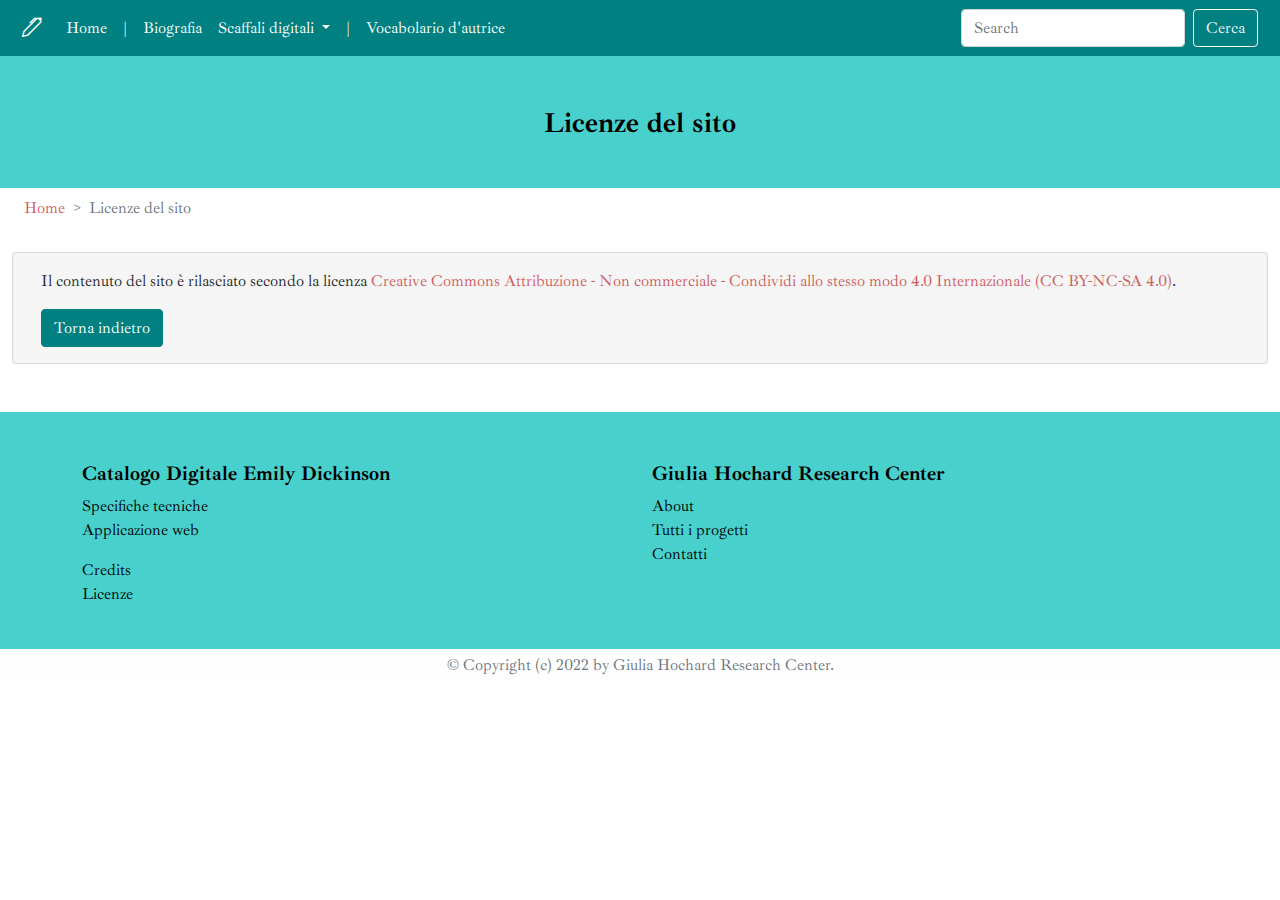
<file: paginehtml/licenze.html>
<!DOCTYPE html>
<html>
<head>
	<meta charset="utf-8">
	<meta name="viewport" content="width=device-width, initial-scale=1, shrink-to-fit=no">
	<title>Catalogo Digitale Emily Dickinson</title>
	<meta name="DC.Title" content="Catalogo Digitale Emily Dickinson">
	<meta name="DC.Creator.PersonalName" content="Hochard, Giulia">
	<meta name="DC.Creator.PersonalName.Address" content="giulia.hochard@studio.unibo.it">
	<meta name="DC.Subject" content="catalogo digitale">
	<meta name="DC.Subject" content="XML/TEI">
	<meta name="DC.Subject" content="poesia americana del Novecento">
	<meta name="DC.Subject" content="poetesse americane del Novecento">
	<meta name="DC.Description" content="Catalogo digitale delle opere manoscritte e delle attestazioni della scrittrice e poetessa americana Emily Dickinson">
	<meta name="DC.Publisher" content="Università di Bologna">
	<meta name="DC.Date" scheme="ISO8601" content="2022-07-27">
	<meta name="DC.Type" content="Sito web">
	<meta name="DC.Format" content="HTML/CSS">
	<meta name="DC.Identifier" content="https://giuliahochard.github.io/progetto_dhch/">
	<meta name="DC.Language" content="it">
	<link rel="shortcut icon" href="../img/favicon.ico"/>
	<link rel="stylesheet" type="text/css" href="../bootstrap/css/bootstrap.min.css">
	<link rel="stylesheet" type="text/css" href="../style/style.css">
	<link rel="stylesheet" href="https://cdn.jsdelivr.net/npm/bootstrap-icons@1.8.3/font/bootstrap-icons.css"/>
</head>
<body>
<!--HEADER-->
	<header class="sticky-top">
		<!--BOOTSTRAP NAVBAR-->
		<nav class="navbar sticky-top navbar-expand-lg navbar-light bg-light pt-2 pb-2">
			<div class="container-fluid">
		    	<a class="navbar-brand" href="#">
		    		<i class="bi bi-pen"></i>
		    	</a>
			    <div class="collapse navbar-collapse" id="navbarSupportedContent">
			    	<ul class="navbar-nav me-auto mb-2 mb-lg-0">
			        	<li class="nav-item">
			          		<a class="nav-link active" aria-current="page" href="../index.html" title="Torna a Home">Home</a>
			        	</li>
			        	<li class="nav-item">
							<a class="nav-link" href="#">|</a>
						</li>
			        	<li class="nav-item">
			          		<a class="nav-link active" href="#">Biografia</a>
			        	</li>
			        	<li class="nav-item dropdown">
			          		<a class="nav-link dropdown-toggle active" href="#" id="navbarDropdown" role="button" data-bs-toggle="dropdown" aria-expanded="false">
			          			Scaffali digitali
			          		</a>
			          		<ul class="dropdown-menu" aria-labelledby="navbarDropdown">
			          			<li><a class="dropdown-item" href="listacompleta.html" title="Vai alla lista completa degli items del catalogo">Lista completa</a></li>
			          			<li><hr class="dropdown-divider"></li>
			            		<li><a class="dropdown-item" href="date.html">Date</a></li>
			            		<li><a class="dropdown-item" href="destinatari.html">Destinatari</a></li>
			            		<li><a class="dropdown-item" href="#attest-trascr">Attestazioni e trascrizioni</a></li>
			          		</ul>
			        	</li>
			        	<li class="nav-item">
							<a class="nav-link" href="#">|</a>
						</li>
			        	<li class="nav-item">
			        		<a class="nav-link active" href="#">Vocabolario d'autrice</a>
			        	</li>
			      	</ul>
			      	<form class="d-flex">
			        	<input class="form-control me-2" type="search" placeholder="Search" aria-label="Search">
			        	<button class="btn btn-outline-light" type="submit">Cerca</button>
			      	</form>
			    </div>
		  	</div>
		</nav>
	</header>
	<!--CORPO-->
	<main>
		<div class="container-fluid title">
			<h3 class="text-center pt-5 pb-5"><strong>Licenze del sito</strong></h3>
		</div>
		<div class="container-fluid pb-5">
			<div class="container-fluid">
				<div class="row">
					<nav style="--bs-breadcrumb-divider: '>';" aria-label="breadcrumb">
						<ol class="breadcrumb">
							<li class="breadcrumb-item"><a href="../index.html" class="link" title="Torna a Home">Home</a></li>
							<li class="breadcrumb-item active" aria-current="page">Licenze del sito</li>
						</ol>
					</nav>
				</div>
				<div class="row pt-3">
					<div class="card index">
						<div class="card-body">
							<p class="card-text" align="justify">Il contenuto del sito è rilasciato secondo la licenza <a href="https://creativecommons.org/licenses/by-nc-sa/4.0/deed.it" class="link" target="_blank" title="Apre in finestra nuova">Creative Commons Attribuzione - Non commerciale - Condividi allo stesso modo 4.0 Internazionale (CC BY-NC-SA 4.0)</a>.</p>
							<a href="../index.html" class="btn btn-primary">Torna indietro</a>
						</div>
					</div>
				</div>
			</div>
		</div>
	</main>
	<!--FOOTER-->
	<footer>
		<section class="container-fluid footer pt-5 pb-3">
			<div class="container">
				<div class="row">
					<div class="col-md-6">
						<h5><strong>Catalogo Digitale Emily Dickinson</strong></h5>
						<ul class="list-unstyled">
							<li><a href="#" class="footer-link">Specifiche tecniche</a></li>
							<li><a href="#" class="footer-link">Applicazione web</a></li>
						</ul>
						<ul class="list-unstyled">
							<li><a href="credits1.html" class="footer-link"  target="_blank" title="Vai ai credits del sito">Credits</a></li>
							<li><a href="licenze.html" class="footer-link"  target="_blank" title="Vai alle licenze del sito">Licenze</a></li>
						</ul>
					</div>
					<div class="col-md-6">
						<div class="row">
							<div class="col-md-7">
								<h5><strong>Giulia Hochard Research Center</strong></h5>
								<ul class="list-unstyled">
									<li><a href="https://github.com/GiuliaHochard" class="footer-link" target="_blank" title="Apre finestra nuova">About</a></li>
									<li><a href="https://github.com/GiuliaHochard?tab=repositories" class="footer-link" target="_blank" title="Apre finestra nuova">Tutti i progetti</a></li>
									<li><a href="contatti.html" class="footer-link"  target="_blank" title="Vai ai contatti">Contatti</a></li>
								</ul>
							</div>
							<div class="col-md-5">
								<p><iframe src="https://www.google.com/maps/embed?pb=!1m18!1m12!1m3!1d2947.4226081138454!2d-72.51662058538813!3d42.37614294207991!2m3!1f0!2f0!3f0!3m2!1i1024!2i768!4f13.1!3m3!1m2!1s0x89e6cdf152a2d605%3A0xb0459b32ae198cb7!2sEmily%20Dickinson%20Museum!5e0!3m2!1sen!2sit!4v1653232723181!5m2!1sen!2sit" width="250" height="200" style="border:0;" allowfullscreen="" loading="lazy" referrerpolicy="no-referrer-when-downgrade"></iframe></p>
							</div>
						</div>
					</div>
				</div>
			</div>
		</section>
		<div class="container-fluid background-gray">
			<p class="mb-0 pb-1 pt-1 text-center text-muted">© Copyright (c) 2022 by Giulia Hochard Research Center.</p>
		</div>
	</footer>
	<script src="../bootstrap/js/bootstrap.bundle.min.js"></script>
</body>
</html>
</file>
<file: style/style.css>
@import url('https://fonts.googleapis.com/css2?family=Cormorant+SC&family=Ibarra+Real+Nova&family=Playfair+Display&display=swap');
@import url('https://fonts.googleapis.com/css2?family=Cormorant+SC&display=swap');
@import url('https://fonts.googleapis.com/css2?family=Cormorant+SC&family=Playfair+Display&display=swap');

* {box-sizing: border-box; font-family: 'Ibarra Real Nova', serif;}

html {scroll-behavior: smooth; -webkit-font-smoothing: antialiased;}

h1 {font-family: 'Cormorant SC', serif; font-size: 50px;}

h2, h3, h4, h5, h6 {font-family: 'Playfair Display', serif;}

.title {background-color: #48D1CC; padding: 0px; font-size: 18px; color: black;}

footer {background-color: #48D1CC; padding: 0px; color: black; clear: both;}
.footer-link {color: black; text-decoration: none;}
.footer-link:hover {color: black; text-decoration: underline;}
footer ul > li {list-style: none; margin: 0; padding: 0;}

.index {background-color: #F5F5F5;}
.banner {background-attachment: fixed; background-image: url(../img/emilysfondoazzurro.jpg); background-size: 100%; height: 240px; background-repeat: no-repeat;}
.background-gray {background-color: #FEFEFE;}

iframe {width: 100%; height: 100%;}

.navbar {padding: 10px; background-color: #008080 !important}
.bi-pen {color: white;}
.nav-link {color: white !important}

.link {color: #CD5C5C; text-decoration: none;}
.link:hover {color: #CD5C5C; text-decoration: underline;}
.page-link {color: #CD5C5C;}
.page-link:hover {color: #822222;}

.btn:hover {box-shadow: 0px 5px 40px -10px rgba(122, 144, 173, .2); -webkit-box-shadow: 0px 5px 40px -10px rgba(38, 44, 52, .2); -moz-box-shadow: 0px 5px 40px -10px rgba(38, 44, 52, .2);}
.btn-primary {background-color: #008080; border: 1px solid #008080; color: #FFFFFF !important;}
.btn-primary:hover {background-color: #3A515F; border: 1px solid #3A515F;}
.btn-outline-primary {border: 1px solid #008080; color: #008080 !important;}
.btn-outline-primary:hover {background-color: #3A515F; border: 1px solid #3A515F; color:#FFFFFF !important;}
.share .btn {width: 100%;}

.carousel-control-prev, .carousel-control-next {z-index: 10 !important;}

.spinner-border {color:#CD5C5C;}

aside .card:hover, .card-tool:hover, .card-item:hover {box-shadow: 0px 5px 40px -10px rgba(122, 144, 173, .9); -webkit-box-shadow: 0px 5px 40px -10px rgba(38, 44, 52, .9); -moz-box-shadow: 0px 5px 40px -10px rgba(38, 44, 52, .9);}
.card-item .btn {width: 100%;}
.card-item img {height: 350px;}
.card-item i, .carousel-item i {color: #61879E;}
.card-item span, .carousel-item > span {background-color: #FEFEFE; border-radius: .25rem; font-size: 1em; position: absolute; z-index: 1000;}
.carousel-inner > .carousel-item > span:hover {background-color: #E6E6E6;}
.img-code {font-size: .7em;}

.notes {color: gray; text-decoration: none;}
.dotted {border-bottom: 1.5px dotted;}
.dotted:hover {border-bottom: 1.5px dotted; color: #CD5C5C;}
</file>
